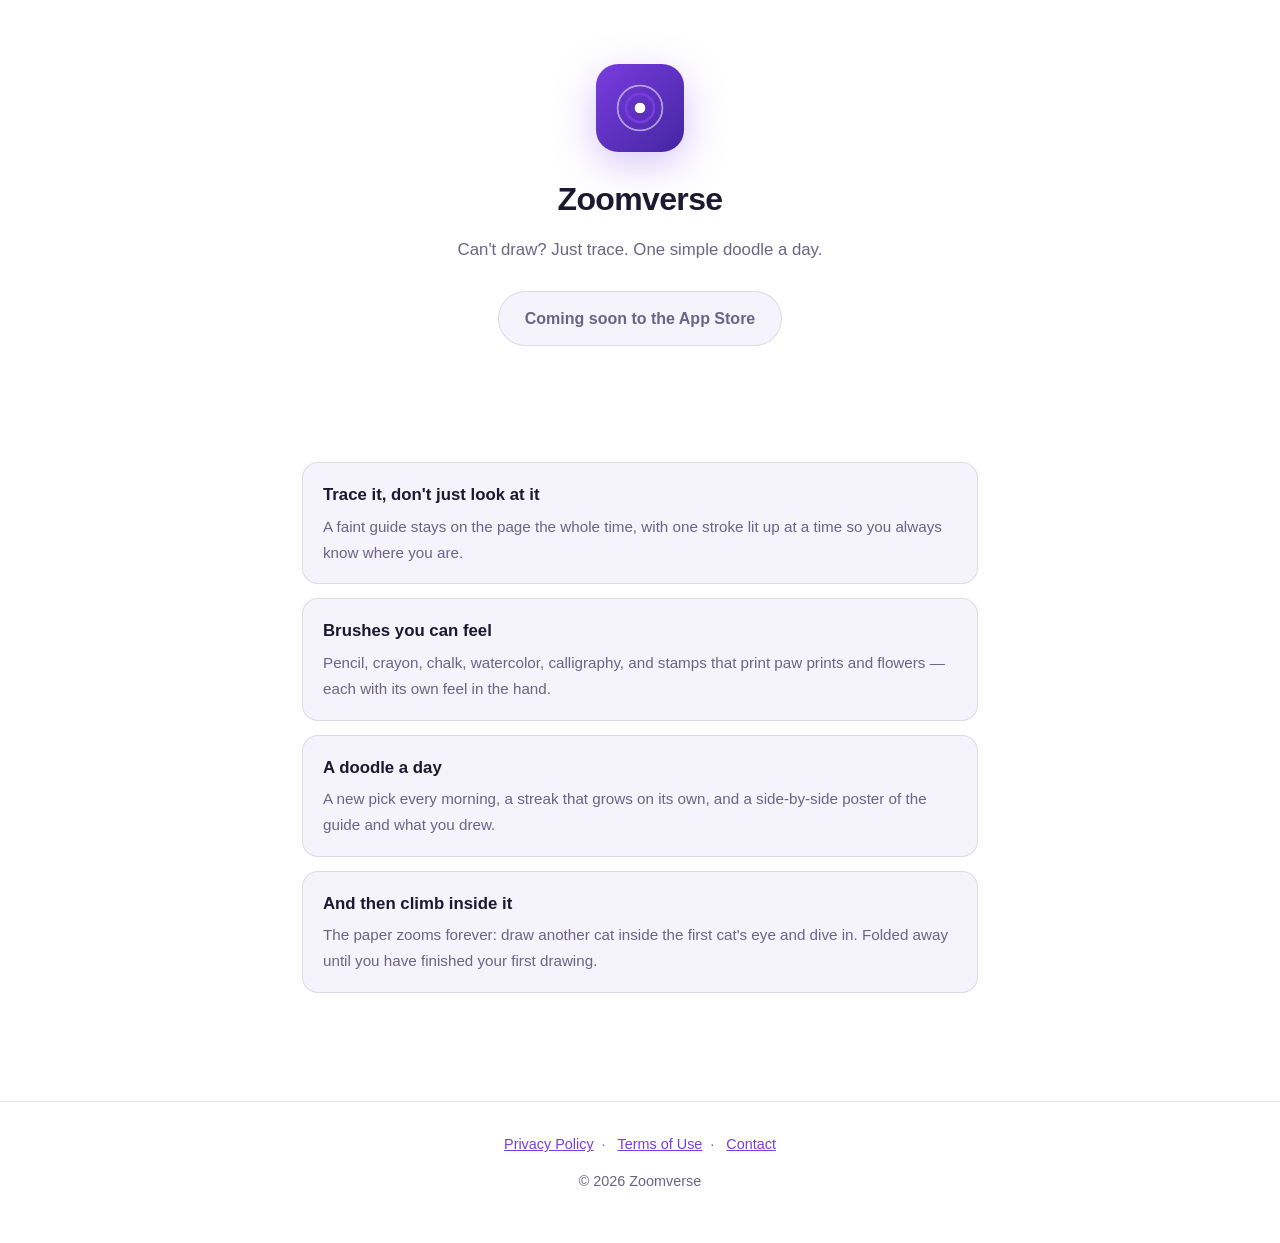
<file: index.html>
<!DOCTYPE html>
<html lang="en">
<head>
<meta charset="UTF-8">
<meta name="viewport" content="width=device-width, initial-scale=1.0">
<title>Zoomverse — Learn to draw by tracing</title>
<link rel="stylesheet" href="style.css">
</head>
<body>
<header class="hero">
  <div class="logo"></div>
  <h1>Zoomverse</h1>
  <p class="tag" data-i="tag">Can't draw? Just trace. One simple doodle a day.</p>
  <a class="cta soon" href="#" data-i="soon">Coming soon to the App Store</a>
</header>
<div class="wrap">
  <div class="features">
    <div class="feature"><h3 data-i="f1t">Trace it, don't just look at it</h3><p data-i="f1b">A faint guide stays on the page the whole time, with one stroke lit up at a time so you always know where you are.</p></div>
    <div class="feature"><h3 data-i="f2t">Brushes you can feel</h3><p data-i="f2b">Pencil, crayon, chalk, watercolor, calligraphy, and stamps that print paw prints and flowers — each with its own feel in the hand.</p></div>
    <div class="feature"><h3 data-i="f3t">A doodle a day</h3><p data-i="f3b">A new pick every morning, a streak that grows on its own, and a side-by-side poster of the guide and what you drew.</p></div>
    <div class="feature"><h3 data-i="f4t">And then climb inside it</h3><p data-i="f4b">The paper zooms forever: draw another cat inside the first cat's eye and dive in. Folded away until you have finished your first drawing.</p></div>
  </div>
</div>
<footer>
  <div>
    <a href="privacy.html" data-i="privacy">Privacy Policy</a>·
    <a href="terms.html" data-i="terms">Terms of Use</a>·
    <a href="mailto:support@douhouse.com" data-i="contact">Contact</a>
  </div>
  <p style="margin-top:12px">© 2026 Zoomverse</p>
</footer>
<script>
const zh = {
  tag: "不会画画？照着描就行。每天一张简笔画。",
  soon: "即将登陆 App Store",
  f1t: "照着描，不是照着看", f1b: "浅色底稿全程留在纸上，一步只高亮一笔，随时知道自己画到哪儿。",
  f2t: "有手感的笔刷", f2b: "铅笔、蜡笔、粉笔、水彩、书法，还有会盖出脚印和小花的图章笔——每支笔手感不同。",
  f3t: "每天一张", f3b: "每天换一张，连续天数自己会长；一键生成底稿与成品的对比海报。",
  f4t: "还能钻进画里", f4b: "这张纸可以无限放大：在猫的眼睛里再画一只猫，然后潜进去。画完第一张后才出现。",
  privacy: "隐私政策", terms: "用户协议", contact: "联系我们"
};
if ((navigator.language || "en").toLowerCase().startsWith("zh")) {
  document.documentElement.lang = "zh";
  document.querySelectorAll("[data-i]").forEach(el => { const k = el.getAttribute("data-i"); if (zh[k]) el.textContent = zh[k]; });
  document.title = "Zoomverse — 无限缩放艺术";
}
</script>
</body>
</html>
</file>
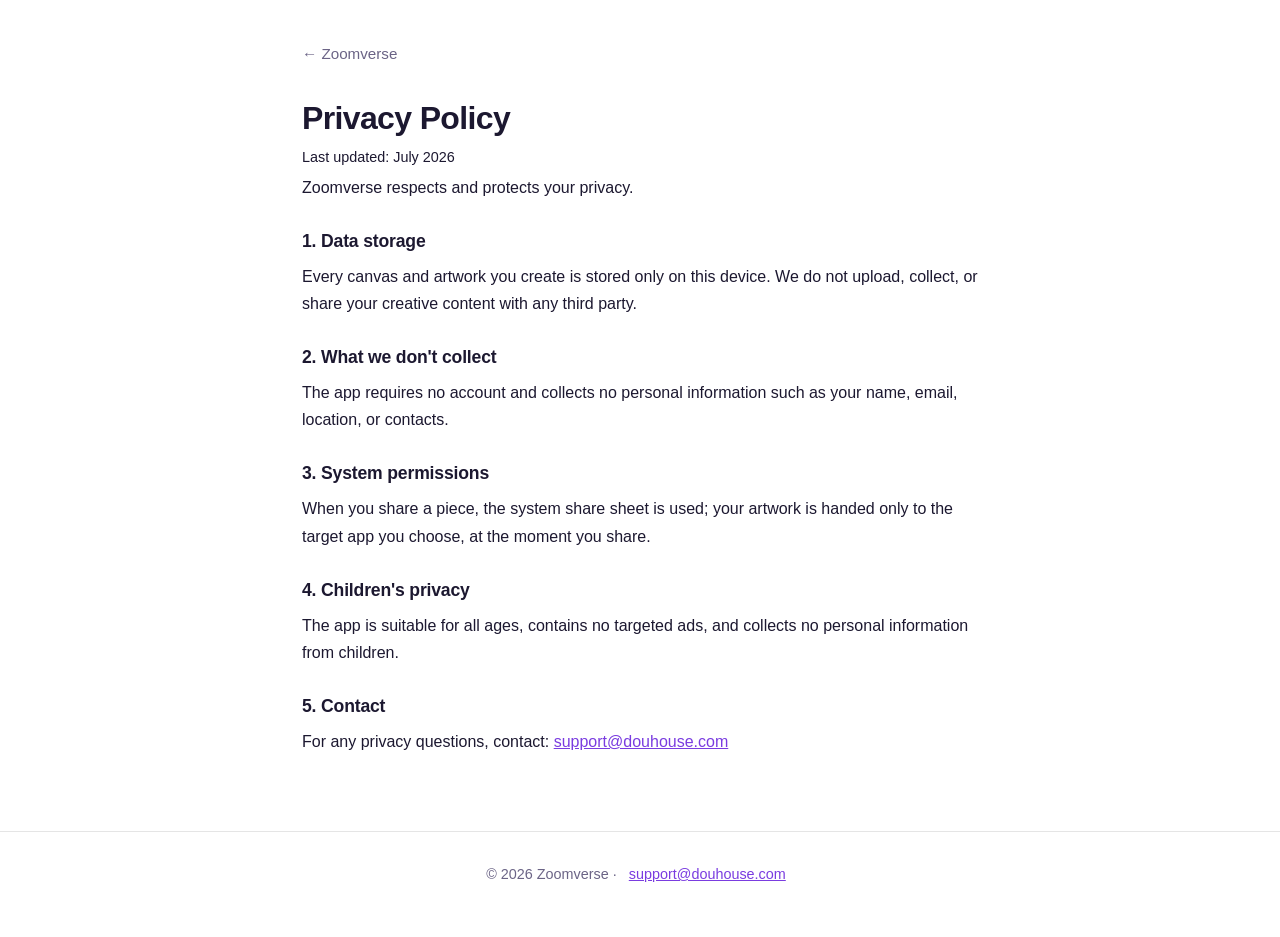
<file: privacy.html>
<!DOCTYPE html>
<html lang="en">
<head>
<meta charset="UTF-8">
<meta name="viewport" content="width=device-width, initial-scale=1.0">
<title>Zoomverse — Privacy Policy</title>
<link rel="stylesheet" href="style.css">
</head>
<body>
<div class="wrap legal">
  <a class="back" href="index.html">← Zoomverse</a>
  <h1 data-i="title">Privacy Policy</h1>
  <p class="updated" data-i="updated">Last updated: July 2026</p>
  <div id="en">
    <p>Zoomverse respects and protects your privacy.</p>
    <h2>1. Data storage</h2>
    <p>Every canvas and artwork you create is stored only on this device. We do not upload, collect, or share your creative content with any third party.</p>
    <h2>2. What we don't collect</h2>
    <p>The app requires no account and collects no personal information such as your name, email, location, or contacts.</p>
    <h2>3. System permissions</h2>
    <p>When you share a piece, the system share sheet is used; your artwork is handed only to the target app you choose, at the moment you share.</p>
    <h2>4. Children's privacy</h2>
    <p>The app is suitable for all ages, contains no targeted ads, and collects no personal information from children.</p>
    <h2>5. Contact</h2>
    <p>For any privacy questions, contact: <a href="mailto:support@douhouse.com">support@douhouse.com</a></p>
  </div>
</div>
<footer>© 2026 Zoomverse · <a href="mailto:support@douhouse.com">support@douhouse.com</a></footer>
<script>
if ((navigator.language || "en").toLowerCase().startsWith("zh")) {
  document.documentElement.lang = "zh";
  document.title = "Zoomverse — 隐私政策";
  document.querySelector("[data-i='title']").textContent = "隐私政策";
  document.querySelector("[data-i='updated']").textContent = "最近更新：2026 年 7 月";
  document.getElementById("en").innerHTML = `
    <p>Zoomverse 尊重并保护您的隐私。</p>
    <h2>1. 数据存储</h2>
    <p>您创作的所有画布与作品仅保存在本设备本地，我们不会上传、收集或与第三方共享您的创作内容。</p>
    <h2>2. 我们不收集的信息</h2>
    <p>本应用不需要账号，不收集您的姓名、邮箱、位置或通讯录等个人信息。</p>
    <h2>3. 系统权限</h2>
    <p>分享作品时会调用系统分享面板，作品数据仅在您主动分享的那一刻交给您选择的目标应用。</p>
    <h2>4. 儿童隐私</h2>
    <p>本应用适合所有年龄段，不含定向广告，不收集儿童个人信息。</p>
    <h2>5. 联系我们</h2>
    <p>如对隐私有任何疑问，请联系：<a href="mailto:support@douhouse.com">support@douhouse.com</a></p>`;
}
</script>
</body>
</html>
</file>
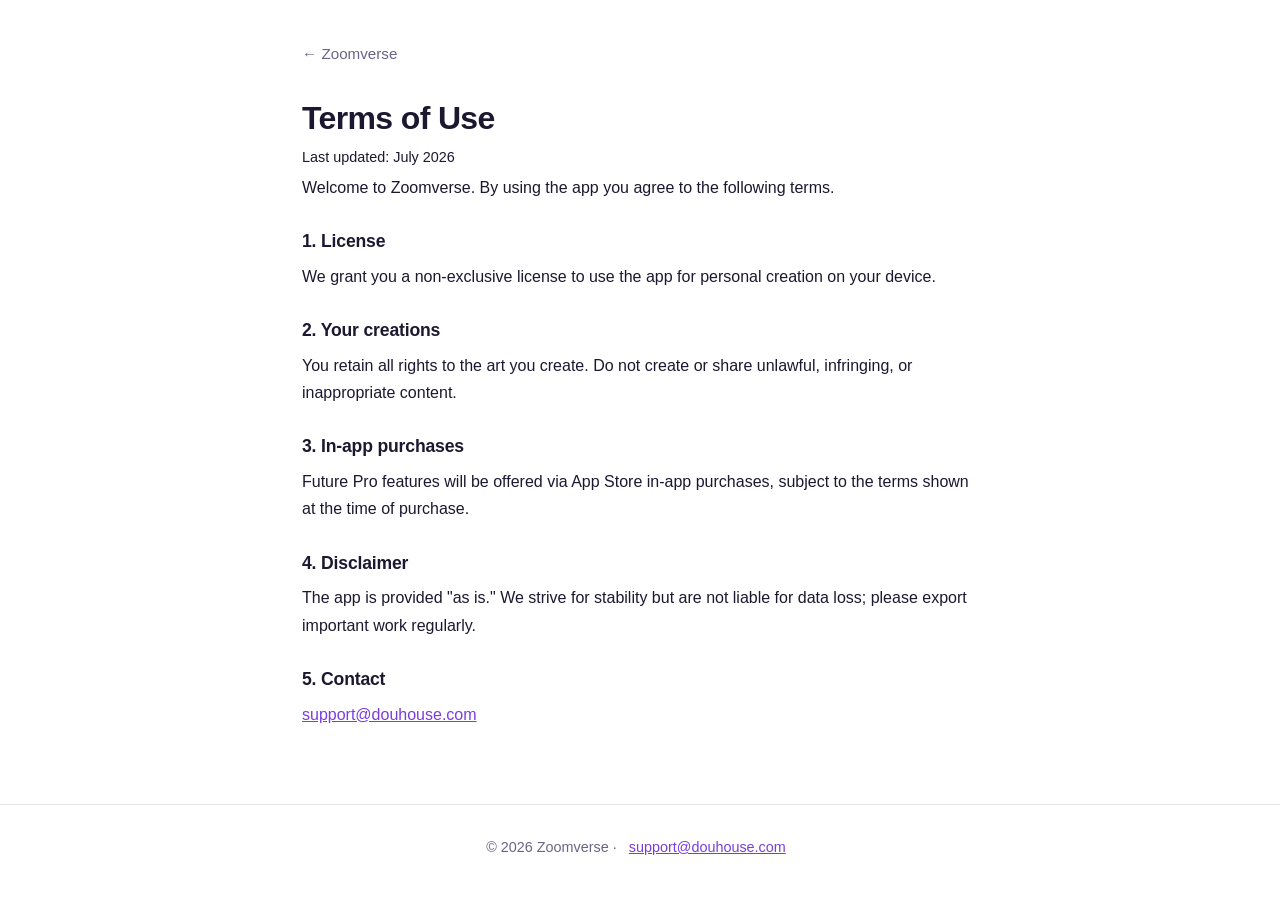
<file: terms.html>
<!DOCTYPE html>
<html lang="en">
<head>
<meta charset="UTF-8">
<meta name="viewport" content="width=device-width, initial-scale=1.0">
<title>Zoomverse — Terms of Use</title>
<link rel="stylesheet" href="style.css">
</head>
<body>
<div class="wrap legal">
  <a class="back" href="index.html">← Zoomverse</a>
  <h1 data-i="title">Terms of Use</h1>
  <p class="updated" data-i="updated">Last updated: July 2026</p>
  <div id="en">
    <p>Welcome to Zoomverse. By using the app you agree to the following terms.</p>
    <h2>1. License</h2>
    <p>We grant you a non-exclusive license to use the app for personal creation on your device.</p>
    <h2>2. Your creations</h2>
    <p>You retain all rights to the art you create. Do not create or share unlawful, infringing, or inappropriate content.</p>
    <h2>3. In-app purchases</h2>
    <p>Future Pro features will be offered via App Store in-app purchases, subject to the terms shown at the time of purchase.</p>
    <h2>4. Disclaimer</h2>
    <p>The app is provided "as is." We strive for stability but are not liable for data loss; please export important work regularly.</p>
    <h2>5. Contact</h2>
    <p><a href="mailto:support@douhouse.com">support@douhouse.com</a></p>
  </div>
</div>
<footer>© 2026 Zoomverse · <a href="mailto:support@douhouse.com">support@douhouse.com</a></footer>
<script>
if ((navigator.language || "en").toLowerCase().startsWith("zh")) {
  document.documentElement.lang = "zh";
  document.title = "Zoomverse — 用户协议";
  document.querySelector("[data-i='title']").textContent = "用户协议";
  document.querySelector("[data-i='updated']").textContent = "最近更新：2026 年 7 月";
  document.getElementById("en").innerHTML = `
    <p>欢迎使用 Zoomverse。使用本应用即表示您同意以下条款。</p>
    <h2>1. 使用许可</h2>
    <p>我们授予您在个人设备上使用本应用进行创作的非独占许可。</p>
    <h2>2. 您的创作</h2>
    <p>您对自己创作的作品拥有全部权利。请勿创作或分享违法、侵权或不当内容。</p>
    <h2>3. 内购与订阅</h2>
    <p>未来推出的 Pro 功能将通过 App Store 内购提供，具体条款以购买时展示为准。</p>
    <h2>4. 免责声明</h2>
    <p>本应用按"现状"提供。我们会尽力保证稳定，但不对因使用造成的数据丢失承担责任，建议您及时导出重要作品。</p>
    <h2>5. 联系我们</h2>
    <p><a href="mailto:support@douhouse.com">support@douhouse.com</a></p>`;
}
</script>
</body>
</html>
</file>
<file: style.css>
:root {
  --bg: #0b0916;
  --surface: #141024;
  --text: #f5f3fb;
  --muted: #a79fc4;
  --accent: #8a5cf0;
  --hairline: rgba(255, 255, 255, 0.1);
}
@media (prefers-color-scheme: light) {
  :root {
    --bg: #ffffff;
    --surface: #f5f3fb;
    --text: #1c1830;
    --muted: #6b6486;
    --accent: #7a3ce0;
    --hairline: rgba(0, 0, 0, 0.1);
  }
}
* { box-sizing: border-box; margin: 0; padding: 0; }
html { -webkit-text-size-adjust: 100%; }
body {
  background: var(--bg);
  color: var(--text);
  font-family: -apple-system, BlinkMacSystemFont, "Segoe UI", Roboto, "PingFang SC", "Microsoft YaHei", sans-serif;
  line-height: 1.7;
  padding: 0;
}
.wrap { max-width: 720px; margin: 0 auto; padding: 40px 22px 72px; }
header.hero { text-align: center; padding: 64px 22px 40px; }
.logo {
  width: 88px; height: 88px; border-radius: 22px; margin: 0 auto 20px;
  background: radial-gradient(circle at 50% 50%, #fff 0 8%, transparent 9%),
              radial-gradient(circle at 50% 50%, transparent 20%, var(--accent) 21% 24%, transparent 25%),
              radial-gradient(circle at 50% 50%, transparent 34%, rgba(255,255,255,.5) 35% 37%, transparent 38%),
              linear-gradient(135deg, #7a3ce0, #4326a0);
  box-shadow: 0 12px 40px rgba(138, 92, 240, .35);
}
h1 { font-size: 2rem; letter-spacing: -0.02em; }
.tag { color: var(--muted); margin-top: 10px; font-size: 1.05rem; }
.cta {
  display: inline-block; margin-top: 26px; padding: 13px 26px; border-radius: 999px;
  background: var(--accent); color: #fff; text-decoration: none; font-weight: 600;
}
.cta.soon { background: var(--surface); color: var(--muted); border: 1px solid var(--hairline); }
.features { display: grid; gap: 14px; margin: 36px 0; }
.feature { background: var(--surface); border: 1px solid var(--hairline); border-radius: 16px; padding: 18px 20px; }
.feature h3 { font-size: 1.05rem; margin-bottom: 4px; }
.feature p { color: var(--muted); font-size: 0.95rem; }
h2 { font-size: 1.4rem; margin: 32px 0 8px; letter-spacing: -0.01em; }
.legal h2 { font-size: 1.1rem; margin: 26px 0 6px; }
.legal p { color: var(--text); margin-bottom: 4px; }
.updated { color: var(--muted); font-size: 0.9rem; margin-bottom: 20px; }
a { color: var(--accent); }
footer { text-align: center; color: var(--muted); font-size: 0.9rem; padding: 30px 22px 50px; border-top: 1px solid var(--hairline); }
footer a { margin: 0 8px; }
.back { display: inline-block; margin-bottom: 24px; color: var(--muted); text-decoration: none; font-size: 0.95rem; }
</file>
